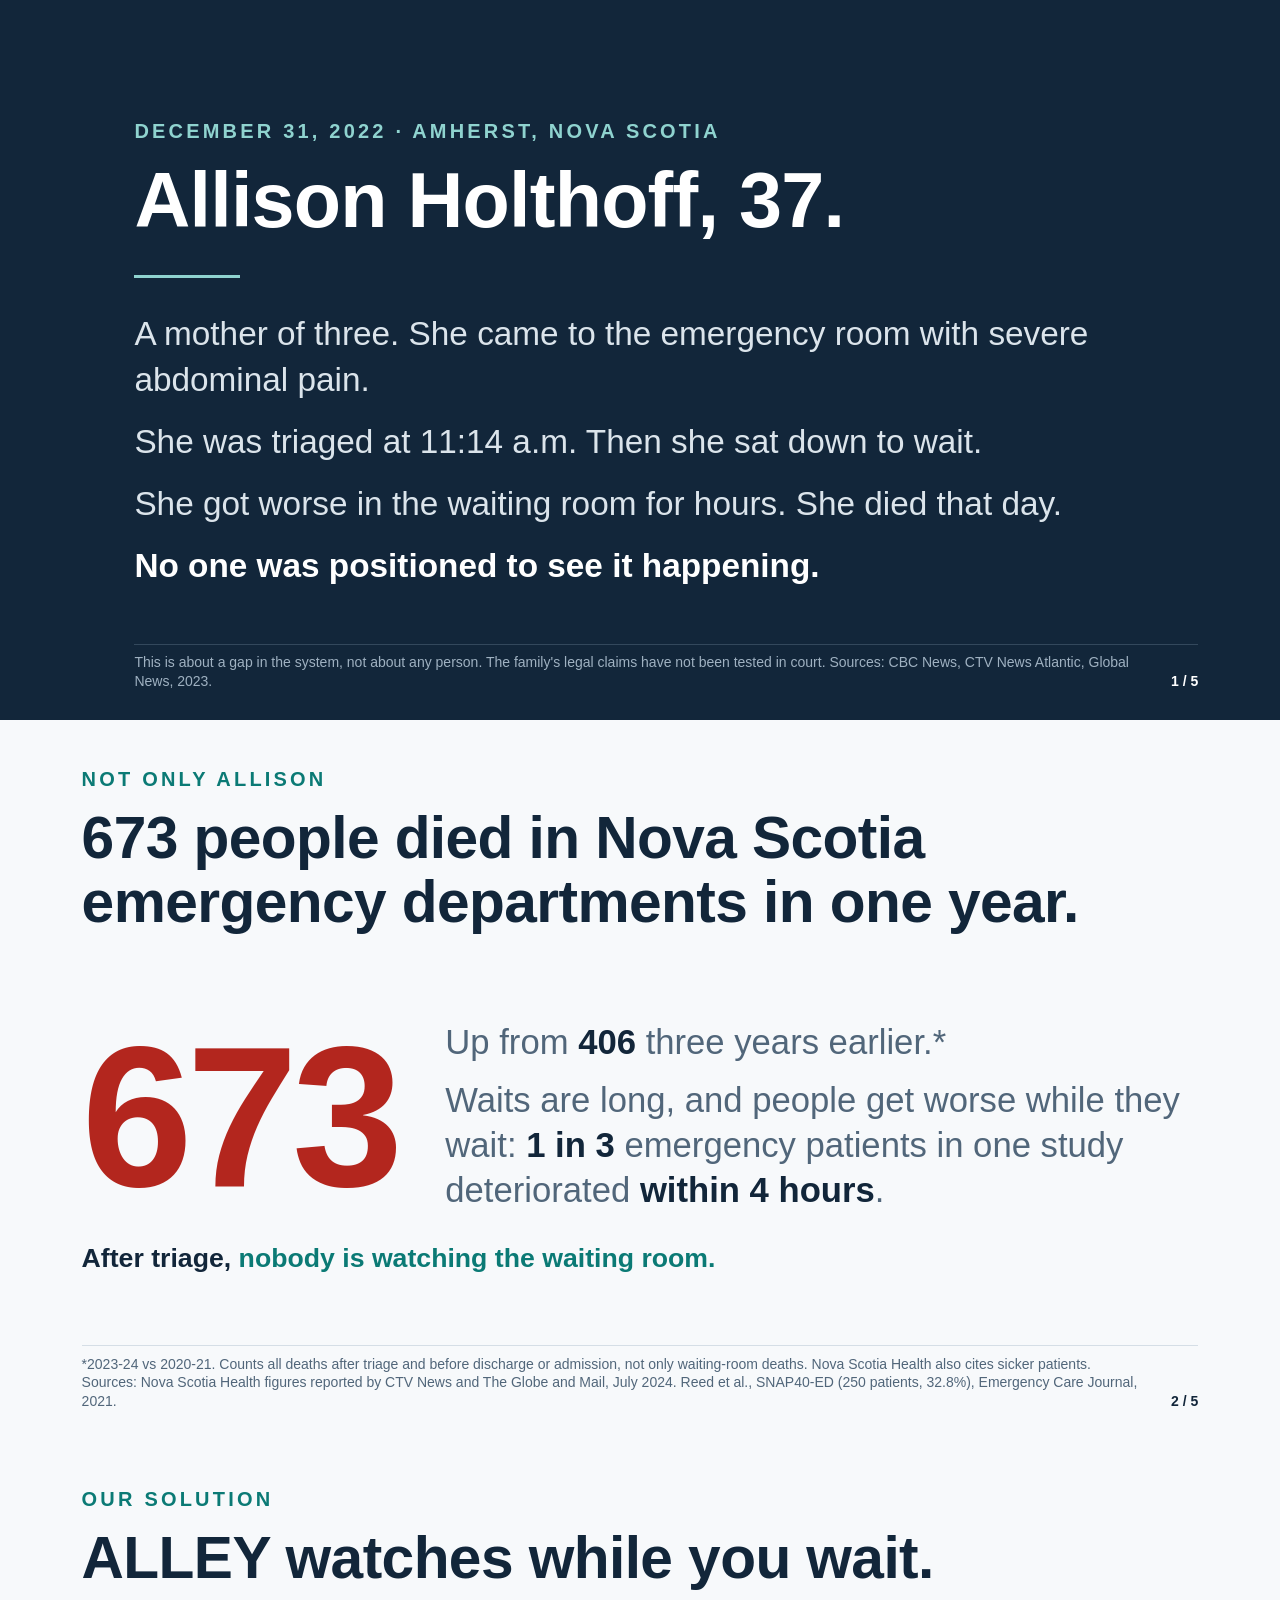
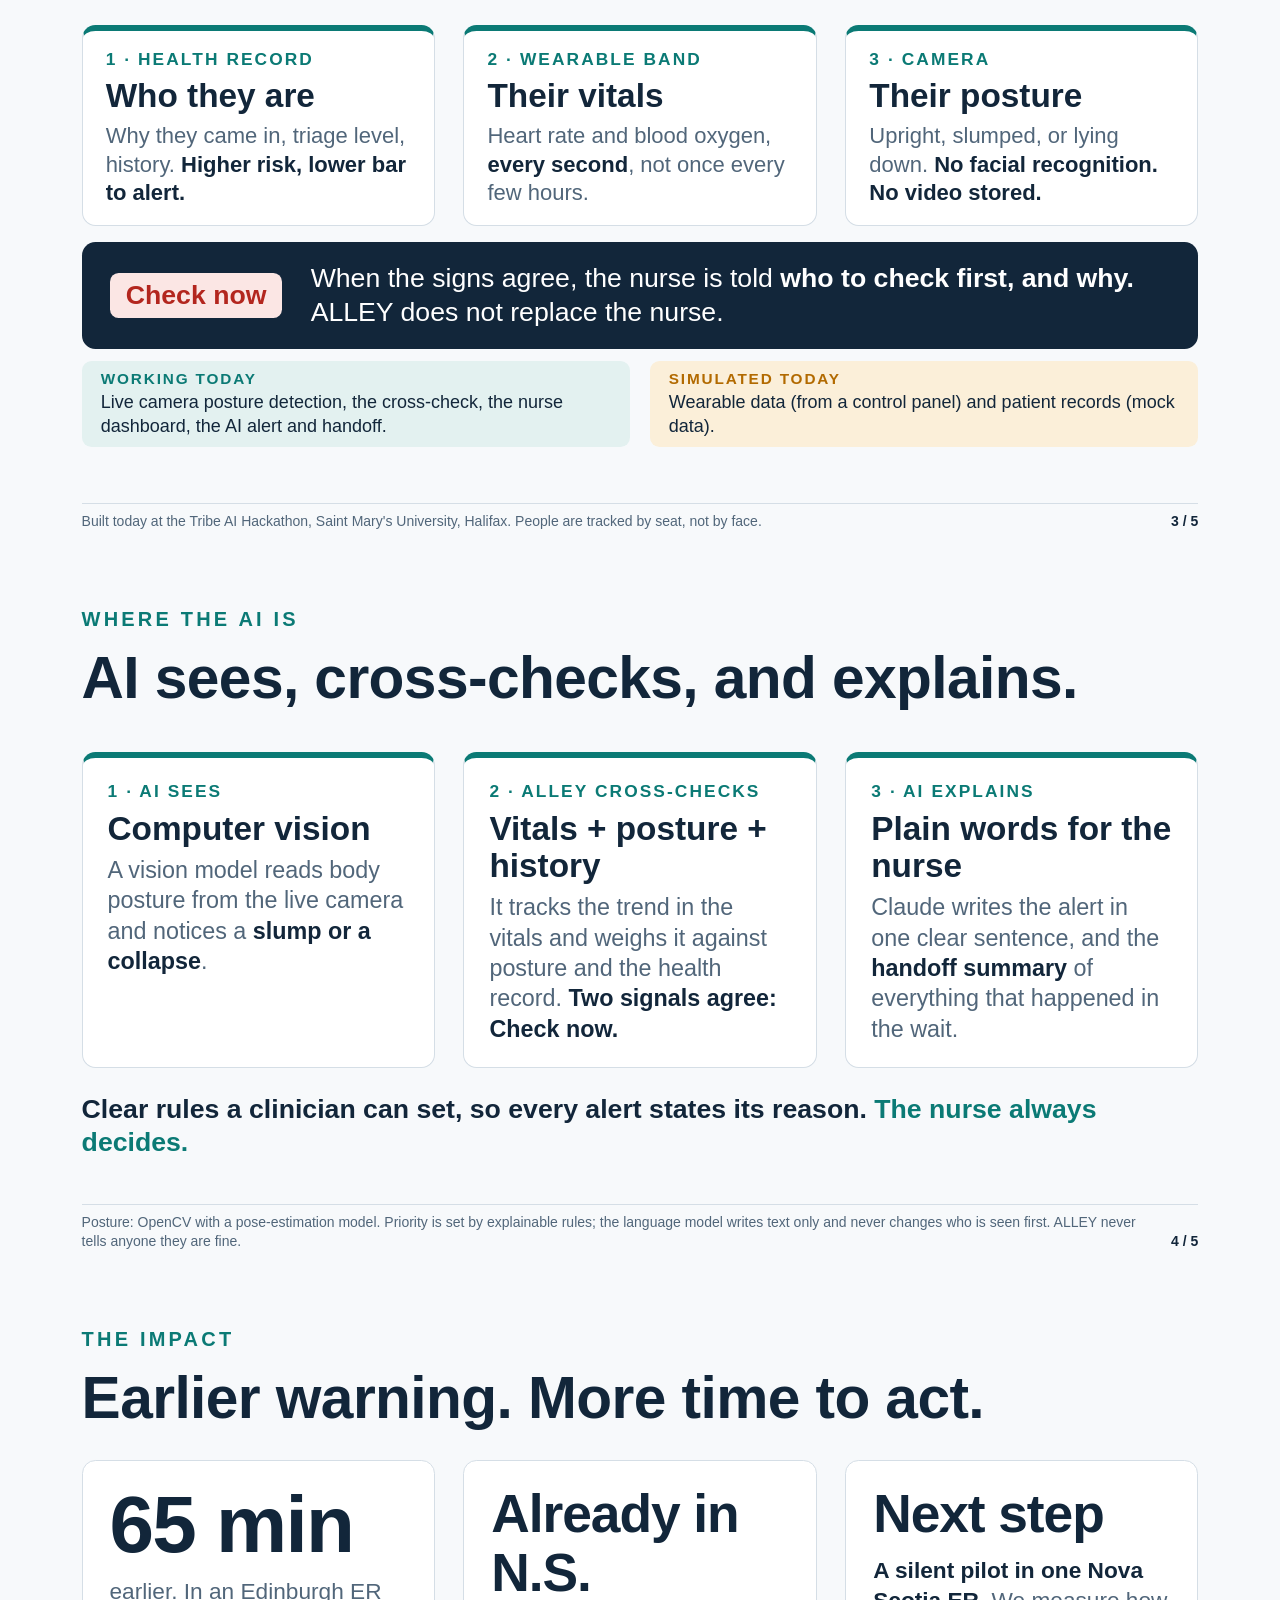
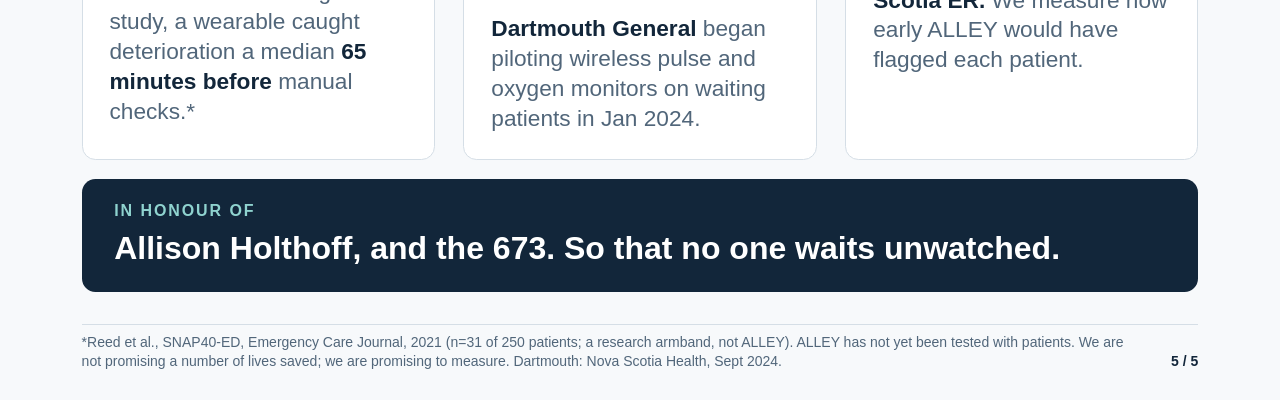
<file: pitch/deck.html>
<!doctype html>
<html lang="en-CA">
<head>
<meta charset="utf-8">
<title>ALLEY Pitch</title>
<!--
  ALLEY pitch deck. 5 slides, 16:9 (13.333in x 7.5in).
  Re-export:
  "/Applications/Google Chrome.app/Contents/MacOS/Google Chrome" --headless --disable-gpu \
    --no-pdf-header-footer --print-to-pdf="ALLEY-Pitch.pdf" "file://$PWD/deck.html"
-->
<style>
  @page { size: 13.333in 7.5in; margin: 0; }
  :root {
    --ink: #12263a;
    --muted: #51667a;
    --line: #d5dee6;
    --paper: #f7f9fb;
    --card: #ffffff;
    --teal: #0b7a75;
    --teal-soft: #e3f1f0;
    --amber: #b26a00;
    --amber-soft: #fbefd9;
    --red: #b3261e;
    --red-soft: #fbe6e4;
  }
  * { box-sizing: border-box; margin: 0; padding: 0; }
  html, body { background: var(--paper); }
  body {
    font-family: "Helvetica Neue", Helvetica, Arial, sans-serif;
    color: var(--ink);
    -webkit-print-color-adjust: exact; print-color-adjust: exact;
  }
  section {
    width: 13.333in; height: 7.5in;
    padding: 0.5in 0.85in 0.95in;
    position: relative; overflow: hidden;
    page-break-after: always; break-after: page;
    background: var(--paper);
    display: flex; flex-direction: column;
  }
  section:last-of-type { page-break-after: auto; break-after: auto; }
  .kicker {
    font-size: 15pt; font-weight: 700; letter-spacing: 0.16em;
    text-transform: uppercase; color: var(--teal); margin-bottom: 0.16in;
  }
  h1 { font-size: 44pt; line-height: 1.08; font-weight: 700; letter-spacing: -0.01em; }
  .sub { font-size: 23pt; line-height: 1.3; color: var(--muted); margin-top: 0.2in; max-width: 11in; }
  .sub b { color: var(--ink); }
  .foot {
    position: absolute; left: 0.85in; right: 0.85in; bottom: 0.3in;
    font-size: 10.5pt; line-height: 1.35; color: var(--muted);
    border-top: 1px solid var(--line); padding-top: 0.09in;
    display: flex; gap: 0.3in; justify-content: space-between; align-items: flex-end;
  }
  .foot .n { font-weight: 700; color: var(--ink); white-space: nowrap; }
  .grow { flex: 1; margin-top: 0.14in; display: flex; flex-direction: column; justify-content: center; }
  .row { display: flex; gap: 0.3in; }
  .card {
    flex: 1; background: var(--card); border: 1px solid var(--line);
    border-radius: 0.14in; padding: 0.26in 0.28in;
  }
  .card h3 { font-size: 21pt; line-height: 1.15; margin-bottom: 0.1in; }
  .card p, .card li { font-size: 16.5pt; line-height: 1.32; color: var(--muted); }
  .card p b, .card li b { color: var(--ink); }
  .tag { font-size: 12pt; font-weight: 700; letter-spacing: 0.12em; text-transform: uppercase; color: var(--teal); margin-bottom: 0.08in; }

  /* slide 1 */
  .stat .big { font-size: 60pt; font-weight: 700; line-height: 1; color: var(--ink); letter-spacing: -0.02em; }
  .stat p { margin-top: 0.12in; font-size: 17pt; }

  /* slide 2 */
  .flow { display: flex; align-items: stretch; gap: 0.2in; }
  .inputs { flex: 1.55; display: flex; flex-direction: column; gap: 0.1in; }
  .in {
    background: var(--card); border: 1px solid var(--line); border-radius: 0.12in;
    padding: 0.11in 0.22in; display: flex; gap: 0.2in; align-items: center;
  }
  .in .num {
    width: 0.46in; height: 0.46in; border-radius: 50%; background: var(--teal); color: #fff;
    font-size: 17pt; font-weight: 700; display: flex; align-items: center; justify-content: center; flex: none;
  }
  .in h3 { font-size: 18pt; line-height: 1.15; }
  .in p { font-size: 14pt; line-height: 1.28; color: var(--muted); margin-top: 0.03in; }
  .arrow { display: flex; align-items: center; font-size: 34pt; color: var(--teal); font-weight: 700; }
  .nurse { flex: 1; background: var(--ink); color: #fff; border-radius: 0.14in; padding: 0.24in 0.28in; }
  .nurse .tag { color: #8fd3cf; }
  .pill { display: block; font-size: 17pt; font-weight: 700; border-radius: 0.09in; padding: 0.07in 0.16in; margin-bottom: 0.08in; }
  .p1 { background: var(--teal-soft); color: var(--teal); }
  .p2 { background: var(--amber-soft); color: var(--amber); }
  .p3 { background: var(--red-soft); color: var(--red); }
  .nurse p { font-size: 15pt; line-height: 1.3; color: #d6e0e8; margin-top: 0.1in; }
  .today { display: flex; gap: 0.2in; margin-top: 0.12in; }
  .today div { flex: 1; border-radius: 0.1in; padding: 0.09in 0.2in; font-size: 13.5pt; line-height: 1.3; }
  .today b { display: block; font-size: 11.5pt; letter-spacing: 0.12em; text-transform: uppercase; margin-bottom: 0.02in; }
  .work { background: var(--teal-soft); } .work b { color: var(--teal); }
  .sim { background: var(--amber-soft); } .sim b { color: var(--amber); }

  /* slide 3 */
  .hw li { list-style: none; padding-left: 0.18in; border-left: 3px solid var(--teal); margin-bottom: 0.1in; font-size: 14pt; line-height: 1.26; }
  .hw li:last-child { margin-bottom: 0; }
  .banner { margin-top: 0.15in; font-size: 20pt; line-height: 1.25; font-weight: 700; color: var(--ink); }
  .banner span { color: var(--teal); }

  .s3 .card { padding: 0.22in 0.26in; }
  .s3 .card h3 { font-size: 20pt; }
  .s3 .card p { font-size: 15.5pt; line-height: 1.28; }
  /* slide 4 */
  .step { margin-top: 0.2in; background: var(--ink); color: #fff; border-radius: 0.14in; padding: 0.17in 0.3in; display: flex; gap: 0.35in; align-items: center; }
  .step .tag { color: #8fd3cf; margin: 0; white-space: nowrap; }
  .step p { font-size: 18pt; line-height: 1.3; }
  .promise { margin-top: 0.14in; font-size: 17pt; color: var(--muted); }

  /* slide 5 */
  section.honour { background: var(--ink); color: #fff; justify-content: center; padding: 0.9in 1.4in 1in; }
  .honour .kicker { color: #8fd3cf; }
  .honour h1 { font-size: 58pt; font-weight: 600; }
  .honour .rule { width: 1.1in; height: 3px; background: #8fd3cf; margin: 0.34in 0; }
  .honour p.x { font-size: 23pt; line-height: 1.42; color: #dbe4eb; max-width: 9.6in; }
  .honour p + p { margin-top: 0.2in; }
  .honour p.last { color: #fff; font-weight: 600; }
  .honour .foot { left: 1.4in; right: 0.85in; border-top-color: #33485c; color: #9fb1c1; }
  .honour .foot .n { color: #fff; }

  /* v2 */
  .honour .who { font-size: 25pt; line-height: 1.4; color: #dbe4eb; max-width: 10.4in; }
  .honour .who + .who { margin-top: 0.16in; }
  .huge { font-size: 150pt; font-weight: 700; line-height: 0.95; letter-spacing: -0.03em; color: var(--red); }
  .hero { display: flex; gap: 0.5in; align-items: center; }
  .hero .txt { font-size: 26pt; line-height: 1.3; color: var(--muted); }
  .hero .txt b { color: var(--ink); }
  .watch { flex: 1; background: var(--card); border: 1px solid var(--line); border-top: 6px solid var(--teal); border-radius: 0.14in; padding: 0.24in 0.26in; }
  .watch h3 { font-size: 25pt; line-height: 1.12; margin-bottom: 0.08in; }
  .watch p { font-size: 17.5pt; line-height: 1.3; color: var(--muted); }
  .watch p b { color: var(--ink); }
  .out { margin-top: 0.16in; background: var(--ink); color: #fff; border-radius: 0.14in; padding: 0.2in 0.3in; display: flex; gap: 0.3in; align-items: center; }
  .out .pill { margin: 0; white-space: nowrap; font-size: 20pt; }
  .out p { font-size: 20pt; line-height: 1.3; }
  .sol .watch { padding: 0.18in 0.24in; }
  .sol .watch p { font-size: 16.5pt; }
  .stepn { font-size: 13pt; font-weight: 700; letter-spacing: 0.12em; text-transform: uppercase; color: var(--teal); margin-bottom: 0.08in; }
  .close { margin-top: 0.2in; background: var(--ink); color: #fff; border-radius: 0.14in; padding: 0.24in 0.34in; }
  .close .tag { color: #8fd3cf; }
  .close p { font-size: 24pt; line-height: 1.3; font-weight: 600; }
</style>
</head>
<body>

<!-- 1. ALLISON -->
<section class="honour">
  <div class="kicker">December 31, 2022 &middot; Amherst, Nova Scotia</div>
  <h1>Allison Holthoff, 37.</h1>
  <div class="rule"></div>
  <p class="who">A mother of three. She came to the emergency room with severe abdominal pain.</p>
  <p class="who">She was triaged at 11:14 a.m. Then she sat down to wait.</p>
  <p class="who">She got worse in the waiting room for hours. She died that day.</p>
  <p class="who" style="color:#fff;font-weight:600">No one was positioned to see it happening.</p>
  <div class="foot">
    <span>This is about a gap in the system, not about any person. The family's legal claims have not been tested in court. Sources: CBC News, CTV News Atlantic, Global News, 2023.</span>
    <span class="n">1 / 5</span>
  </div>
</section>

<!-- 2. NOT ONLY ALLISON -->
<section>
  <div class="kicker">Not only Allison</div>
  <h1>673 people died in Nova Scotia emergency departments in one year.</h1>
  <div class="grow">
    <div class="hero">
      <div class="huge">673</div>
      <div class="txt">
        <p>Up from <b>406</b> three years earlier.*</p>
        <p style="margin-top:0.14in">Waits are long, and people get worse while they wait: <b>1 in 3</b> emergency patients in one study deteriorated <b>within 4 hours</b>.</p>
      </div>
    </div>
    <div class="banner" style="margin-top:0.3in">After triage, <span>nobody is watching the waiting room.</span></div>
  </div>
  <div class="foot">
    <span>*2023-24 vs 2020-21. Counts all deaths after triage and before discharge or admission, not only waiting-room deaths. Nova Scotia Health also cites sicker patients. Sources: Nova Scotia Health figures reported by CTV News and The Globe and Mail, July 2024. Reed et al., SNAP40-ED (250 patients, 32.8%), Emergency Care Journal, 2021.</span>
    <span class="n">2 / 5</span>
  </div>
</section>

<!-- 3. SOLUTION -->
<section class="sol">
  <div class="kicker">Our solution</div>
  <h1>ALLEY watches while you wait.</h1>
  <div class="grow">
    <div class="row">
      <div class="watch">
        <div class="stepn">1 &middot; Health record</div>
        <h3>Who they are</h3>
        <p>Why they came in, triage level, history. <b>Higher risk, lower bar to alert.</b></p>
      </div>
      <div class="watch">
        <div class="stepn">2 &middot; Wearable band</div>
        <h3>Their vitals</h3>
        <p>Heart rate and blood oxygen, <b>every second</b>, not once every few hours.</p>
      </div>
      <div class="watch">
        <div class="stepn">3 &middot; Camera</div>
        <h3>Their posture</h3>
        <p>Upright, slumped, or lying down. <b>No facial recognition. No video stored.</b></p>
      </div>
    </div>
    <div class="out">
      <span class="pill p3">Check now</span>
      <p>When the signs agree, the nurse is told <b>who to check first, and why.</b> ALLEY does not replace the nurse.</p>
    </div>
    <div class="today">
      <div class="work"><b>Working today</b>Live camera posture detection, the cross-check, the nurse dashboard, the AI alert and handoff.</div>
      <div class="sim"><b>Simulated today</b>Wearable data (from a control panel) and patient records (mock data).</div>
    </div>
  </div>
  <div class="foot">
    <span>Built today at the Tribe AI Hackathon, Saint Mary's University, Halifax. People are tracked by seat, not by face.</span>
    <span class="n">3 / 5</span>
  </div>
</section>

<!-- 4. WHERE THE AI IS -->
<section>
  <div class="kicker">Where the AI is</div>
  <h1>AI sees, cross-checks, and explains.</h1>
  <div class="grow">
    <div class="row">
      <div class="watch">
        <div class="stepn">1 &middot; AI sees</div>
        <h3>Computer vision</h3>
        <p>A vision model reads body posture from the live camera and notices a <b>slump or a collapse</b>.</p>
      </div>
      <div class="watch">
        <div class="stepn">2 &middot; ALLEY cross-checks</div>
        <h3>Vitals + posture + history</h3>
        <p>It tracks the trend in the vitals and weighs it against posture and the health record. <b>Two signals agree: Check now.</b></p>
      </div>
      <div class="watch">
        <div class="stepn">3 &middot; AI explains</div>
        <h3>Plain words for the nurse</h3>
        <p>Claude writes the alert in one clear sentence, and the <b>handoff summary</b> of everything that happened in the wait.</p>
      </div>
    </div>
    <div class="banner" style="margin-top:0.26in">Clear rules a clinician can set, so every alert states its reason. <span>The nurse always decides.</span></div>
  </div>
  <div class="foot">
    <span>Posture: OpenCV with a pose-estimation model. Priority is set by explainable rules; the language model writes text only and never changes who is seen first. ALLEY never tells anyone they are fine.</span>
    <span class="n">4 / 5</span>
  </div>
</section>

<!-- 5. IMPACT -->
<section>
  <div class="kicker">The impact</div>
  <h1>Earlier warning. More time to act.</h1>
  <div class="grow">
    <div class="row">
      <div class="card stat">
        <div class="big">65 min</div>
        <p>earlier. In an Edinburgh ER study, a wearable caught deterioration a median <b>65 minutes before</b> manual checks.*</p>
      </div>
      <div class="card stat">
        <div class="big" style="font-size:40pt;line-height:1.1">Already in N.S.</div>
        <p><b>Dartmouth General</b> began piloting wireless pulse and oxygen monitors on waiting patients in Jan 2024.</p>
      </div>
      <div class="card stat">
        <div class="big" style="font-size:40pt;line-height:1.1">Next step</div>
        <p><b>A silent pilot in one Nova Scotia ER.</b> We measure how early ALLEY would have flagged each patient.</p>
      </div>
    </div>
    <div class="close">
      <div class="tag">In honour of</div>
      <p>Allison Holthoff, and the 673. So that no one waits unwatched.</p>
    </div>
  </div>
  <div class="foot">
    <span>*Reed et al., SNAP40-ED, Emergency Care Journal, 2021 (n=31 of 250 patients; a research armband, not ALLEY). ALLEY has not yet been tested with patients. We are not promising a number of lives saved; we are promising to measure. Dartmouth: Nova Scotia Health, Sept 2024.</span>
    <span class="n">5 / 5</span>
  </div>
</section>

</body>
</html>
</file>
